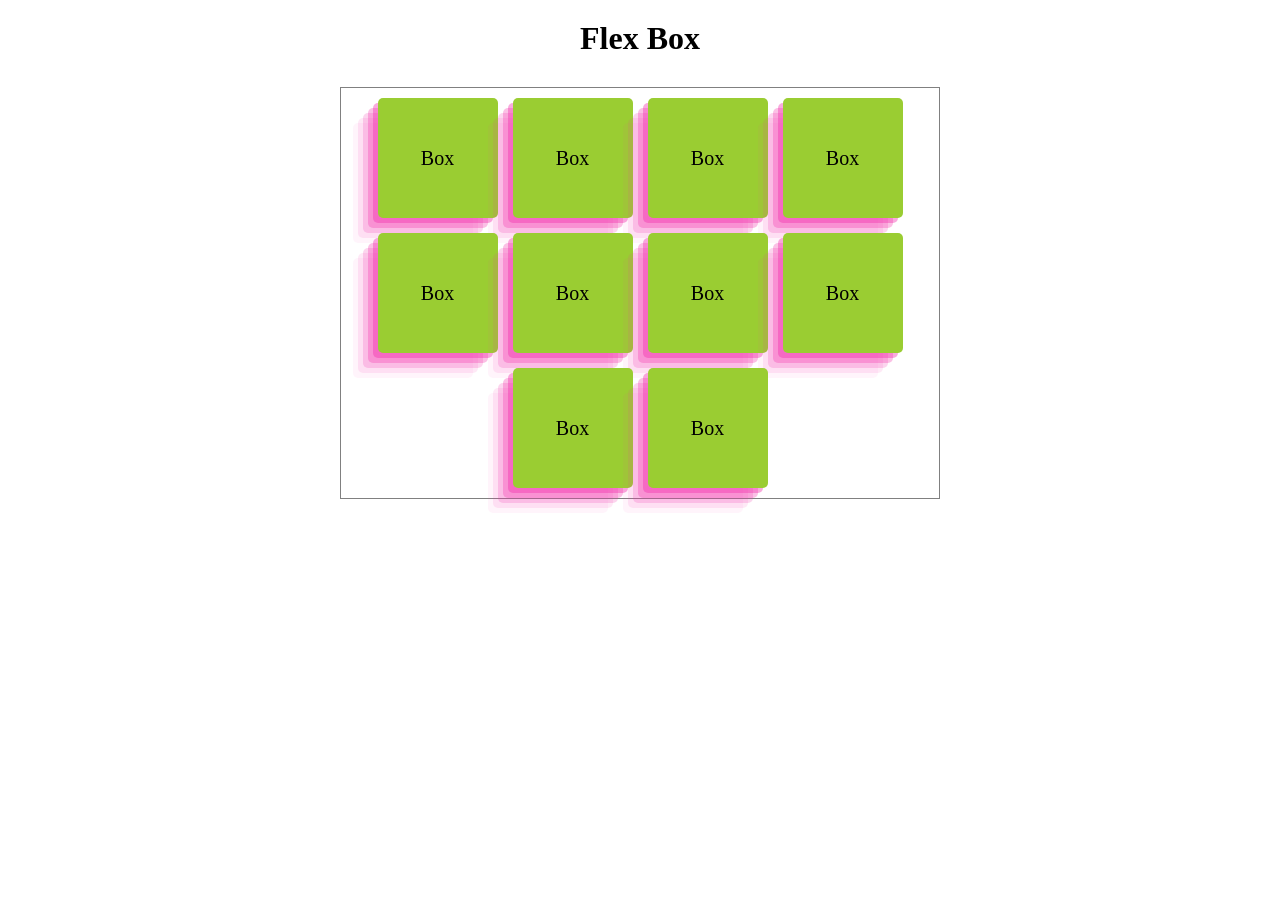
<file: day 4/index.html>
<!DOCTYPE html>
<html lang="en">
<head>
<meta charset="UTF-8">
<meta name="viewport" content="width=device-width, initial-scale=1.0">
<title>Flex Box</title>

<style>
*{
    margin:0;
    padding:0;
    box-sizing:border-box;
}

body{
    font-family: "Times New Roman", serif;
    background:#ffffff;
}

h1{
    text-align:center;
    margin:20px 0;
}

.container{
    width:600px;
    margin:30px auto;
    border:1px solid gray;
    padding:10px;
    display:flex;
    flex-wrap:wrap;
    justify-content:center;
    gap:15px;
}

.box{
    width:120px;
    height:120px;
    background:#9ACD32;
    border-radius:5px;
    display:flex;
    justify-content:center;
    align-items:center;
    font-size:20px;
    color:black;
    box-shadow: rgba(240, 46, 170, 0.4) -5px 5px, rgba(240, 46, 170, 0.3) -10px 10px, rgba(240, 46, 170, 0.2) -15px 15px, rgba(240, 46, 170, 0.1) -20px 20px, rgba(240, 46, 170, 0.05) -25px 25px;
}
</style>

</head>
<body>

<h1>Flex Box</h1>

<div class="container">

    <div class="box">Box</div>
    <div class="box">Box</div>
    <div class="box">Box</div>
    <div class="box">Box</div>

    <div class="box">Box</div>
    <div class="box">Box</div>
    <div class="box">Box</div>
    <div class="box">Box</div>

    <div class="box">Box</div>
    <div class="box">Box</div>

</div>

</body>
</html>
</file>
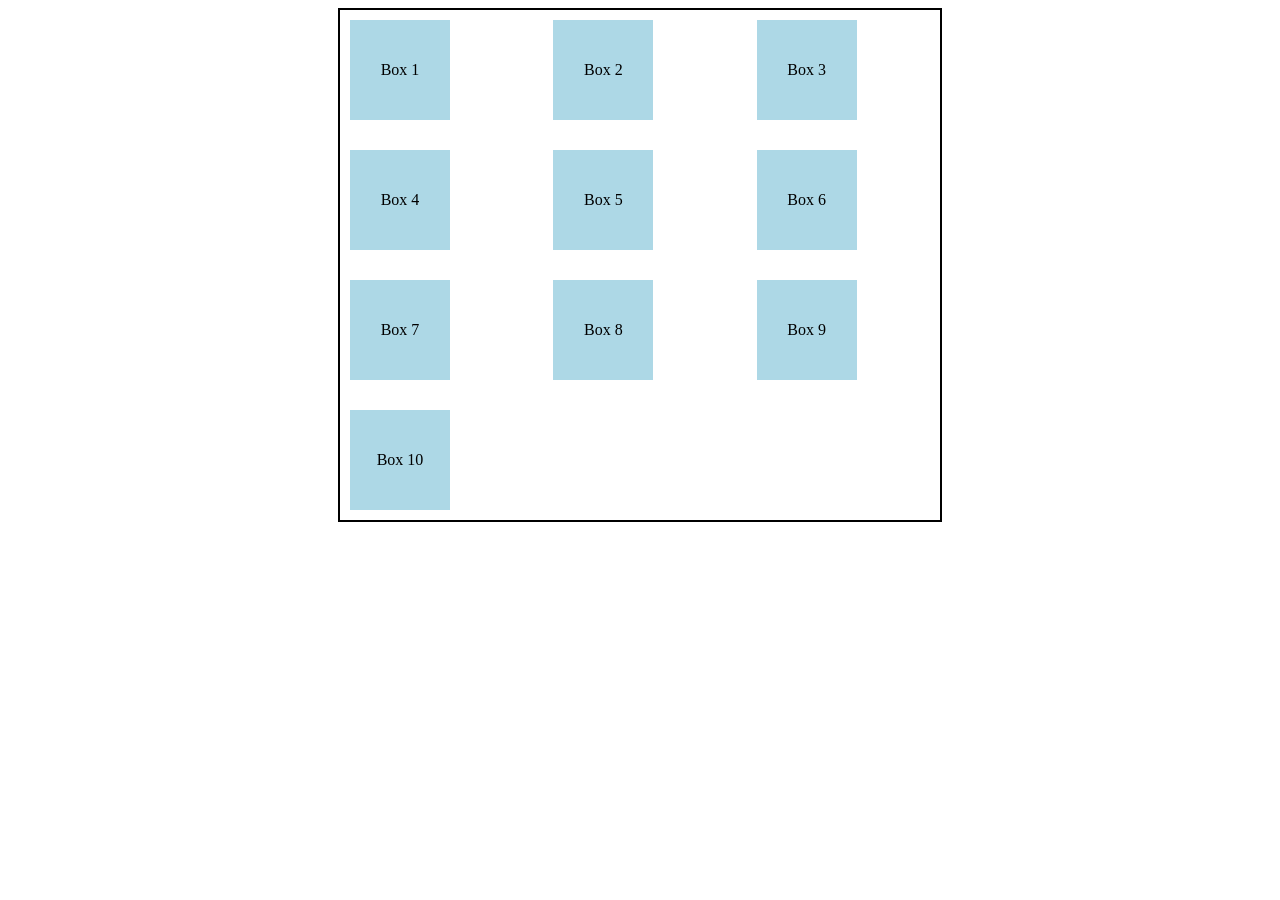
<file: day 5/index.html>
<!DOCTYPE html>
<html lang="en">
<head>
    <meta charset="UTF-8">
    <meta name="viewport" content="width=device-width, initial-scale=1.0">
    <title>Document</title>
    <link rel="stylesheet" href="style.css">
    <!-- <style>
        #Parent{
            border:2px solid black;
            width:400px;
        }
        #Parent>div{
            border:1px solid red;
            width:200px;
            height:200px;
        }
    </style> -->
</head>
<body>
    <div id="parentt">
        <div id="Child1">
            <div id="grandchild1"></div>
        </div>
        <div id="Child2"></div>
        <div></div>
    </div>
    <div id="parent">
        <div id="child1">Box 1</div>
        <div id="child2">Box 2</div>
        <div id="child3">Box 3</div>
        <div id="child4">Box 4</div>
        <div id="child5">Box 5</div>
        <div id="child6">Box 6</div>
        <div id="child7">Box 7</div>
        <div id="child8">Box 8</div>
        <div id="child9">Box 9</div>
        <div id="child10">Box 10</div>
    </div>

    
</body>
</html>
</file>
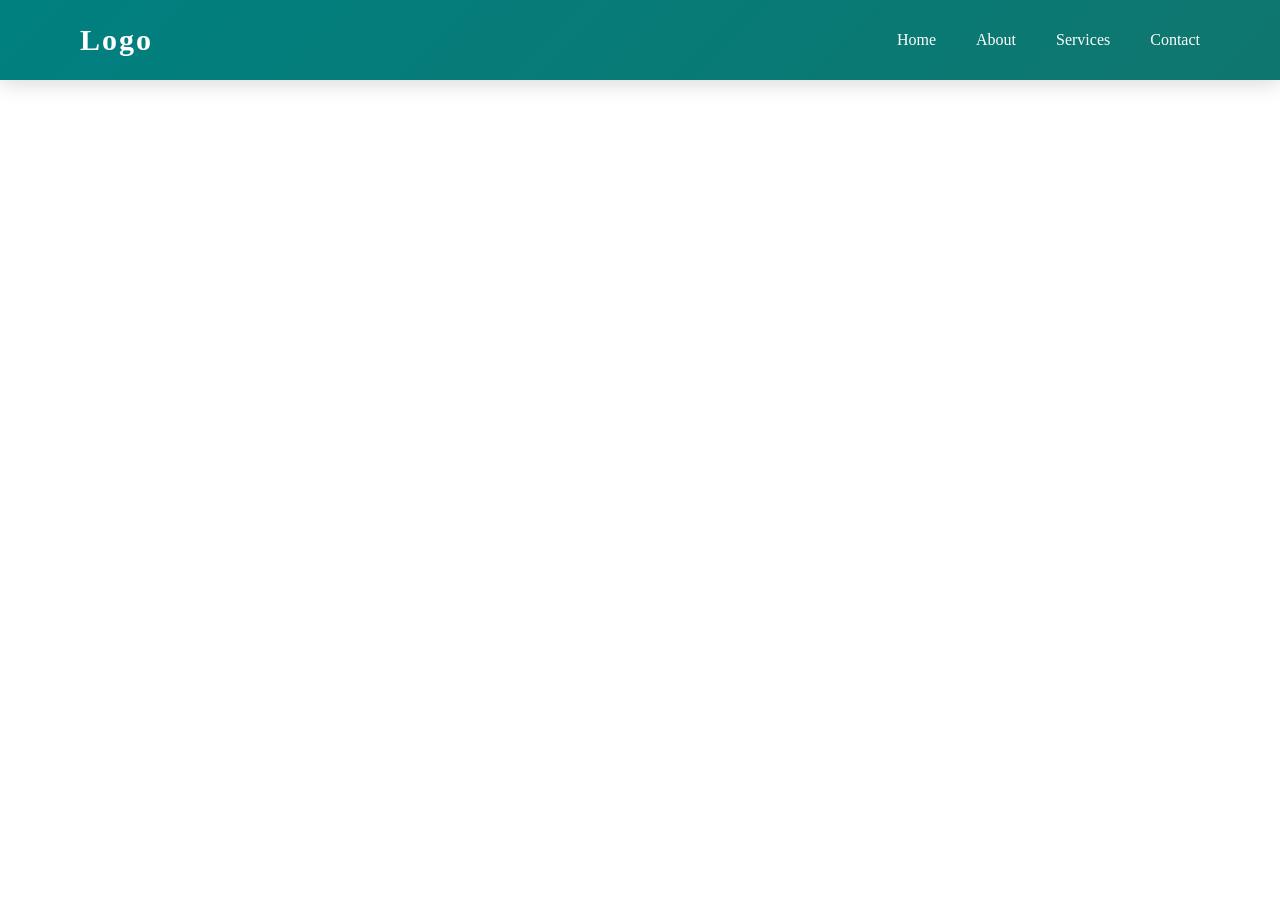
<file: day 6/index.html>
<!DOCTYPE html>
<html lang="en">
<head>
    <meta charset="UTF-8">
    <meta name="viewport" content="width=device-width, initial-scale=1.0">
    <title>Document</title>
    <link rel="stylesheet" href="style.css">
</head>
<body>
    <nav>
        <div id="logo" >
            <h2>Logo</h2>
        </div>
        <div id="menu">
            <p><a href="home.html">Home</a></p>
            <p><a href="about.html">About</a></p>
            <p><a href="services.html">Services</a></p>
            <p><a href="contact.html">Contact</a></p>
        </div>
    </nav>
</body>
</html>
</file>
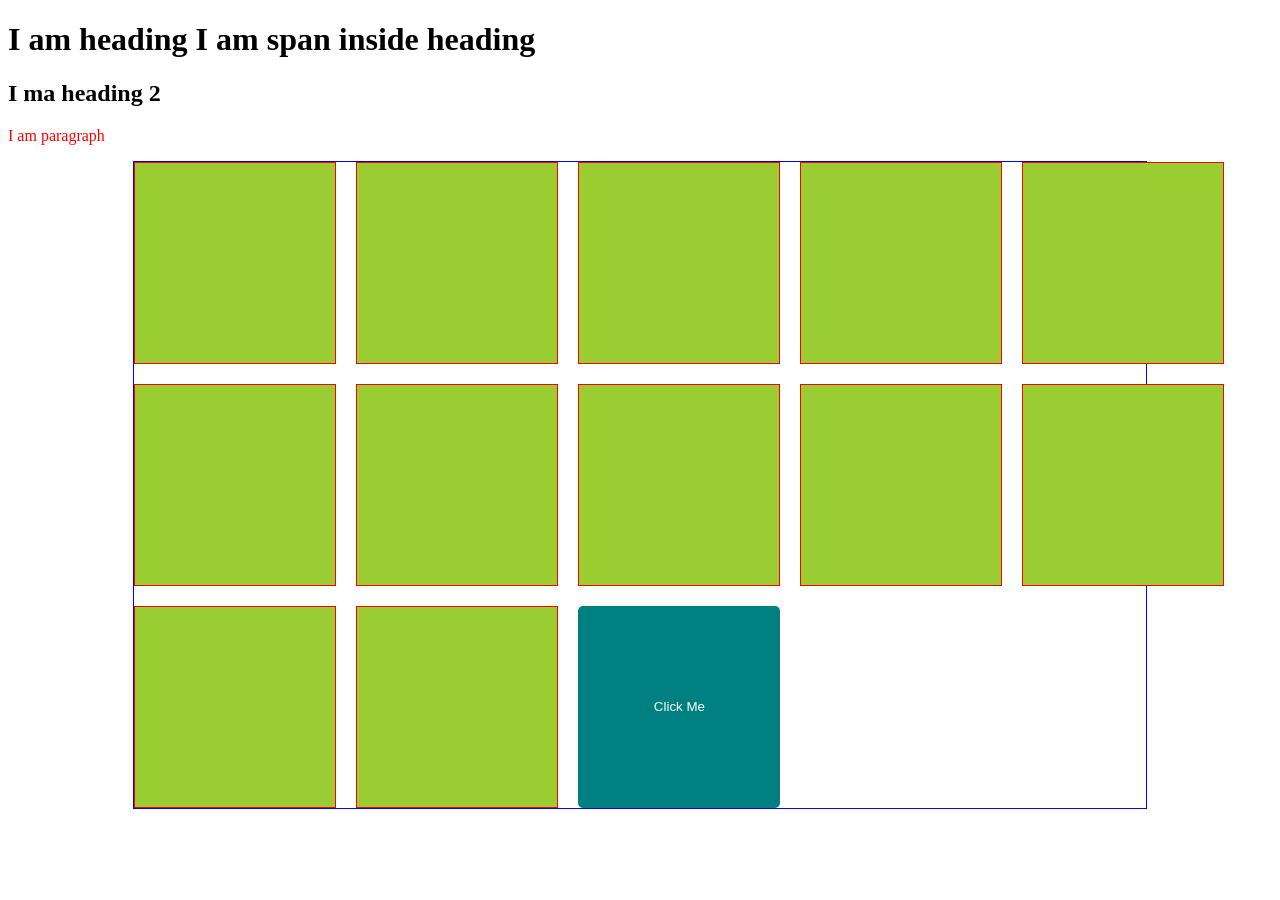
<file: day 7/index.html>
<!DOCTYPE html>
<html lang="en">


<head>
<meta charset="UTF-8">
<meta name="viewport" content="width=device-width, initial-scale=1.0">
<title>Day-7</title>
<link rel="stylesheet" href="style.css">
</head>


<body>
<div class="parent">


</div>


<div class="parent1">


</div>


<div class="parent2">


</div>


<div class="parent3">
I am rotated div
</div>


<div class="parent4">


</div>



<div>
<h1> I am heading <span>I am span inside heading</span></h1>
<h2> I ma heading 2</h2>
<p> I am paragraph</p>
</div>


<!-- <div>
<video src="https://drive.google.com/file/d/1F-pAkAahjTTa7kFkCT_ud6ZpgeprZQ6q/view?usp=sharing" controls
autoplay></video>
<audio controls>
<source src="viper.mp3" type="audio/mp3" />
<source src="viper.ogg" type="audio/ogg" />
<p>
Your browser doesn't support this audio file. Here is a
<a href="viper.mp3">link to the audio</a> instead.
</p>
</audio>


</div> -->

<div id="parent5">
    <div></div>
    <div></div>
    <div></div>
    <div></div>
    <div></div>
    <div></div>
    <div></div>
    <div></div>
    <div></div>
    <div></div>
    <div></div>
    <div></div>
    <button>Click Me</button>
</div>



</body>


</html>
</file>
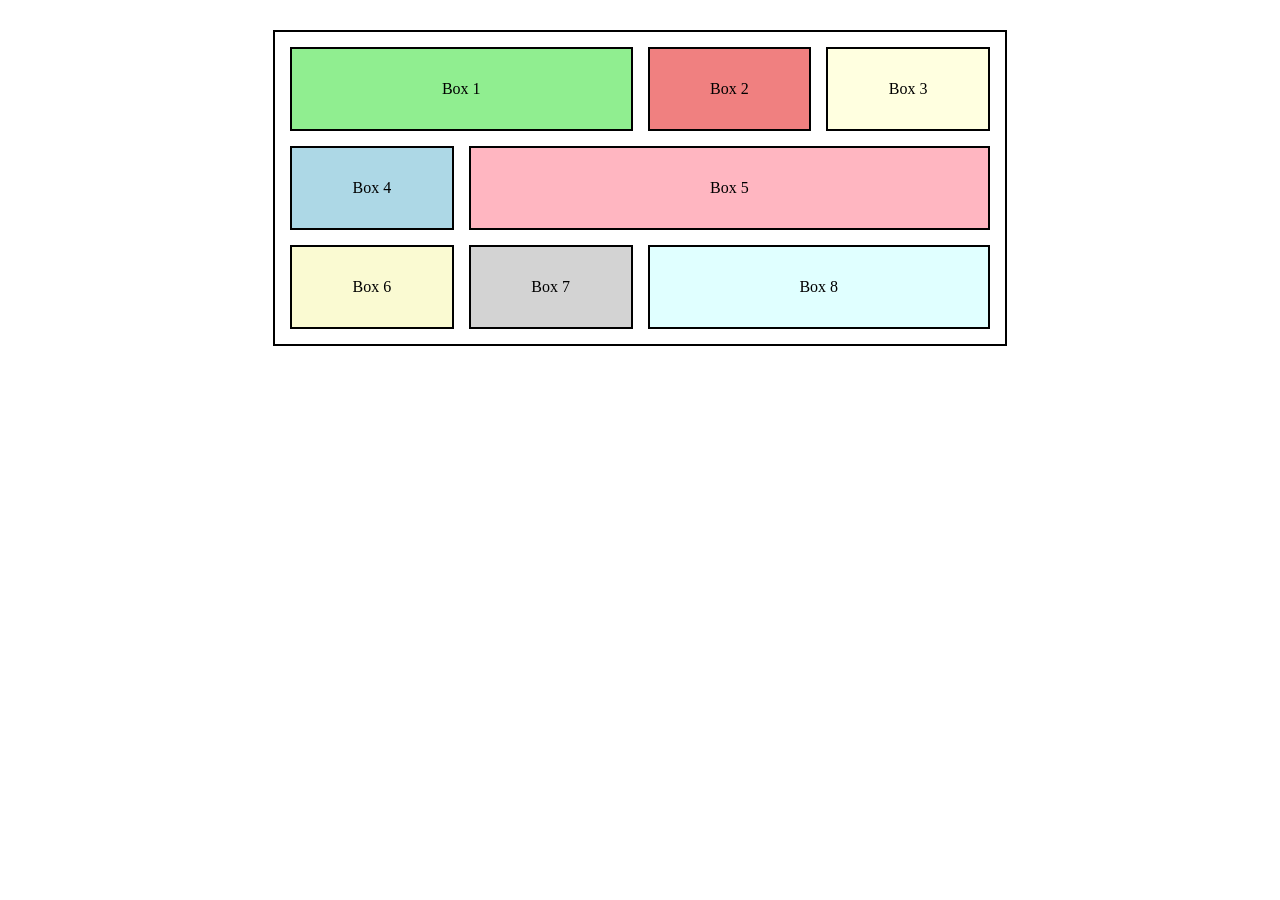
<file: day 5/Assignment/index.html>
<!DOCTYPE html>
<html lang="en">
<head>
    <meta charset="UTF-8">
    <meta name="viewport" content="width=device-width, initial-scale=1.0">
    <title>Document</title>
    <link rel="stylesheet" href="style.css">
    <!-- <style>
        #Parent{
            border:2px solid black;
            width:400px;
        }
        #Parent>div{
            border:1px solid red;
            width:200px;
            height:200px;
        }
    </style> -->
</head>
<body>
    <div id="parentt">
        <div id="Child1">
            <div id="grandchild1"></div>
        </div>
        <div id="Child2"></div>
        <div></div>
    </div>
    <div id="parent">
        <div id="child1">Box 1</div>
        <div id="child2">Box 2</div>
        <div id="child3">Box 3</div>
        <div id="child4">Box 4</div>
        <div id="child5">Box 5</div>
        <div id="child6">Box 6</div>
        <div id="child7">Box 7</div>
        <div id="child8">Box 8</div>
    </div>

    
</body>
</html>
</file>
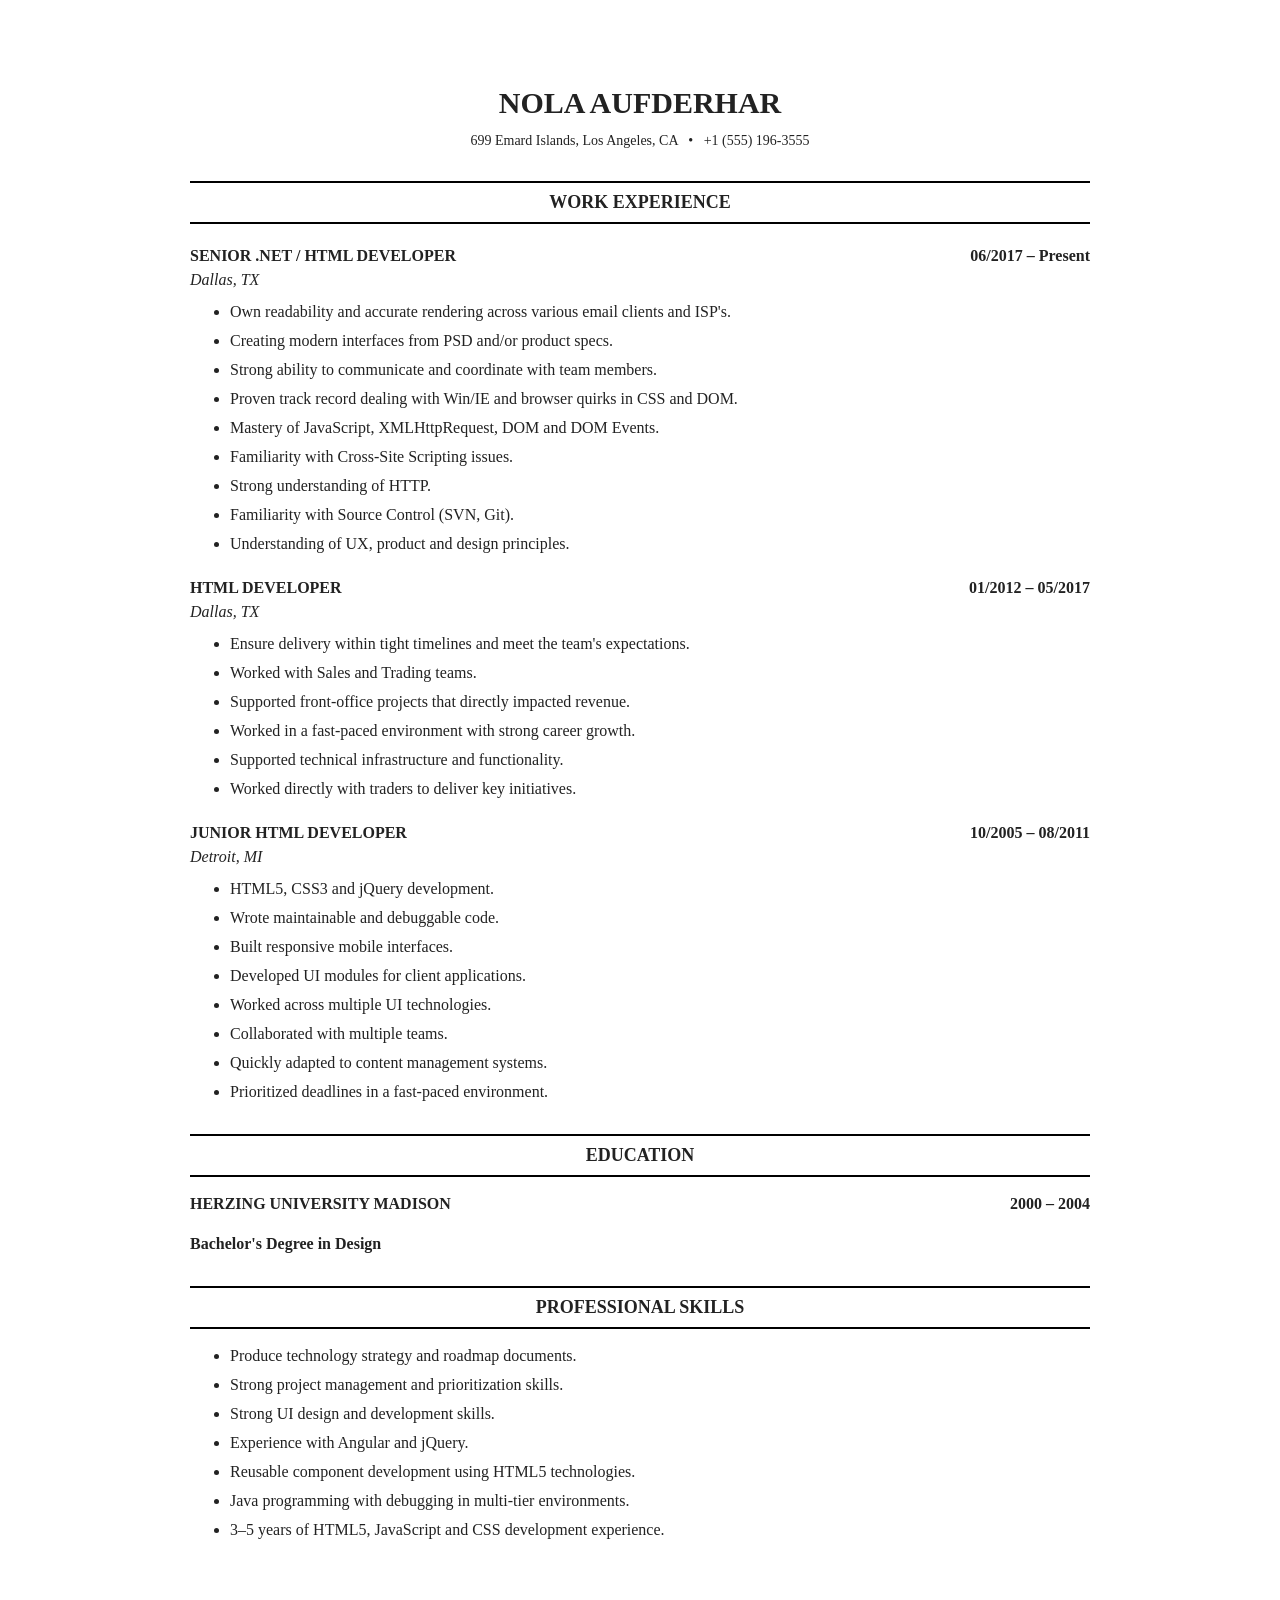
<file: day1/fghj.html>
<!DOCTYPE html>
<html lang="en">
<head>
<meta charset="UTF-8">
<meta name="viewport" content="width=device-width, initial-scale=1.0">
<title>Resume</title>

<style>
    body{
        font-family: Georgia, serif;
        max-width:900px;
        margin:40px auto;
        padding:20px;
        color:#222;
        line-height:1.5;
    }

    h1{
        text-align:center;
        margin-bottom:5px;
        font-size:30px;
        text-transform:uppercase;
    }

    .contact{
        text-align:center;
        margin-bottom:25px;
        font-size:14px;
    }

    h2{
        text-align:center;
        border-top:2px solid #000;
        border-bottom:2px solid #000;
        padding:6px;
        margin-top:30px;
        font-size:18px;
        text-transform:uppercase;
    }

    .job{
        margin-top:20px;
    }

    .job-header{
        display:flex;
        justify-content:space-between;
        font-weight:bold;
    }

    .location{
        font-style:italic;
        margin-bottom:8px;
    }

    ul{
        margin-top:5px;
    }

    li{
        margin-bottom:5px;
    }
</style>

</head>
<body>

<h1>NOLA AUFDERHAR</h1>

<div class="contact">
699 Emard Islands, Los Angeles, CA &nbsp; • &nbsp;
+1 (555) 196-3555
</div>

<h2>Work Experience</h2>

<div class="job">
<div class="job-header">
<span>SENIOR .NET / HTML DEVELOPER</span>
<span>06/2017 – Present</span>
</div>

<div class="location">Dallas, TX</div>

<ul>
<li>Own readability and accurate rendering across various email clients and ISP's.</li>
<li>Creating modern interfaces from PSD and/or product specs.</li>
<li>Strong ability to communicate and coordinate with team members.</li>
<li>Proven track record dealing with Win/IE and browser quirks in CSS and DOM.</li>
<li>Mastery of JavaScript, XMLHttpRequest, DOM and DOM Events.</li>
<li>Familiarity with Cross-Site Scripting issues.</li>
<li>Strong understanding of HTTP.</li>
<li>Familiarity with Source Control (SVN, Git).</li>
<li>Understanding of UX, product and design principles.</li>
</ul>
</div>

<div class="job">
<div class="job-header">
<span>HTML DEVELOPER</span>
<span>01/2012 – 05/2017</span>
</div>

<div class="location">Dallas, TX</div>

<ul>
<li>Ensure delivery within tight timelines and meet the team's expectations.</li>
<li>Worked with Sales and Trading teams.</li>
<li>Supported front-office projects that directly impacted revenue.</li>
<li>Worked in a fast-paced environment with strong career growth.</li>
<li>Supported technical infrastructure and functionality.</li>
<li>Worked directly with traders to deliver key initiatives.</li>
</ul>
</div>

<div class="job">
<div class="job-header">
<span>JUNIOR HTML DEVELOPER</span>
<span>10/2005 – 08/2011</span>
</div>

<div class="location">Detroit, MI</div>

<ul>
<li>HTML5, CSS3 and jQuery development.</li>
<li>Wrote maintainable and debuggable code.</li>
<li>Built responsive mobile interfaces.</li>
<li>Developed UI modules for client applications.</li>
<li>Worked across multiple UI technologies.</li>
<li>Collaborated with multiple teams.</li>
<li>Quickly adapted to content management systems.</li>
<li>Prioritized deadlines in a fast-paced environment.</li>
</ul>
</div>

<h2>Education</h2>

<div class="job-header">
<span>HERZING UNIVERSITY MADISON</span>
<span>2000 – 2004</span>
</div>

<p><strong>Bachelor's Degree in Design</strong></p>

<h2>Professional Skills</h2>

<ul>
<li>Produce technology strategy and roadmap documents.</li>
<li>Strong project management and prioritization skills.</li>
<li>Strong UI design and development skills.</li>
<li>Experience with Angular and jQuery.</li>
<li>Reusable component development using HTML5 technologies.</li>
<li>Java programming with debugging in multi-tier environments.</li>
<li>3–5 years of HTML5, JavaScript and CSS development experience.</li>
</ul>

</body>
</html>
</file>
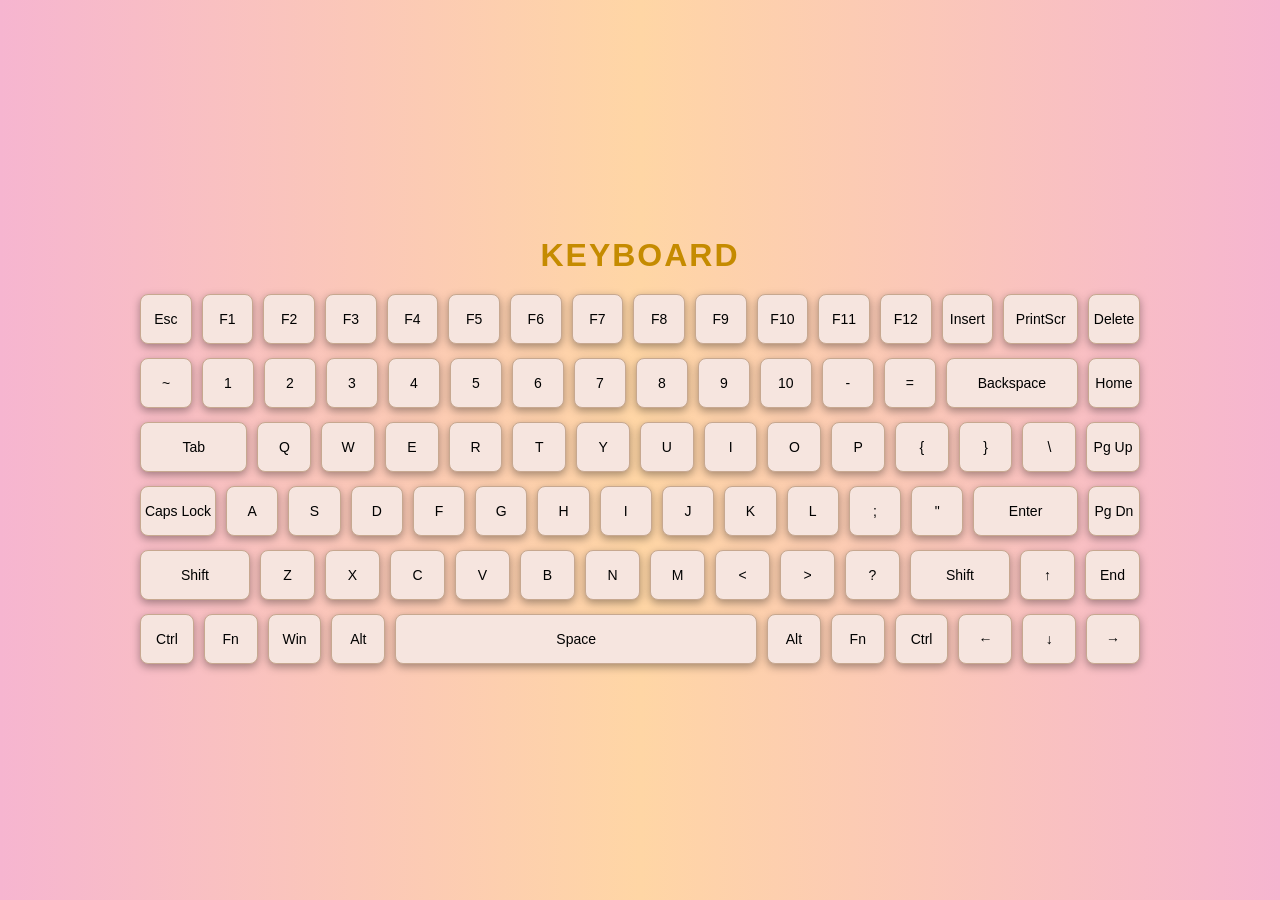
<file: day 4/assigntment/keyboard.html>
<!DOCTYPE html>
<html lang="en">
<head>
<meta charset="UTF-8">
<meta name="viewport" content="width=device-width, initial-scale=1.0">
<title>Keyboard Layout</title>

<style>
*{
    margin:0;
    padding:0;
    box-sizing:border-box;
    font-family:Arial, Helvetica, sans-serif;
}

body{
    background:linear-gradient(to right,#f6b5d0,#ffd6a5,#f6b5d0);
    display:flex;
    justify-content:center;
    align-items:center;
    min-height:100vh;
}

.container{
    width:1000px;
}

h1{
    text-align:center;
    color:#c58b00;
    margin-bottom:20px;
    letter-spacing:2px;
}

.keyboard{
    display:flex;
    flex-direction:column;
    gap:14px;
}

.row{
    display:flex;
    gap:10px;
}

.key{
    width:55px;
    height:50px;
    background:#f6e5df;
    border-radius:8px;
    display:flex;
    justify-content:center;
    align-items:center;
    font-size:14px;
    box-shadow:0 3px 8px rgba(0,0,0,.35);
    border:1px solid #c7a890;
    cursor:pointer;
    user-select:none;
}

.key:hover{
    background:#fff3ef;
    transform:translateY(-2px);
}

.w70{width:70px;}
.w80{width:80px;}
.w90{width:90px;}
.w100{width:100px;}
.w110{width:110px;}
.w120{width:120px;}
.w130{width:130px;}
.w140{width:140px;}
.space{width:370px;}
</style>
</head>

<body>

<div class="container">

<h1>KEYBOARD</h1>

<div class="keyboard">

<!-- Row 1 -->
<div class="row">
<div class="key">Esc</div>
<div class="key">F1</div>
<div class="key">F2</div>
<div class="key">F3</div>
<div class="key">F4</div>
<div class="key">F5</div>
<div class="key">F6</div>
<div class="key">F7</div>
<div class="key">F8</div>
<div class="key">F9</div>
<div class="key">F10</div>
<div class="key">F11</div>
<div class="key">F12</div>
<div class="key">Insert</div>
<div class="key w80">PrintScr</div>
<div class="key">Delete</div>
</div>

<!-- Row 2 -->
<div class="row">
<div class="key">~</div>
<div class="key">1</div>
<div class="key">2</div>
<div class="key">3</div>
<div class="key">4</div>
<div class="key">5</div>
<div class="key">6</div>
<div class="key">7</div>
<div class="key">8</div>
<div class="key">9</div>
<div class="key">10</div>
<div class="key">-</div>
<div class="key">=</div>
<div class="key w140">Backspace</div>
<div class="key">Home</div>
</div>

<!-- Row 3 -->
<div class="row">
<div class="key w110">Tab</div>
<div class="key">Q</div>
<div class="key">W</div>
<div class="key">E</div>
<div class="key">R</div>
<div class="key">T</div>
<div class="key">Y</div>
<div class="key">U</div>
<div class="key">I</div>
<div class="key">O</div>
<div class="key">P</div>
<div class="key">{</div>
<div class="key">}</div>
<div class="key">\</div>
<div class="key">Pg Up</div>
</div>

<!-- Row 4 -->
<div class="row">
<div class="key w80">Caps Lock</div>
<div class="key">A</div>
<div class="key">S</div>
<div class="key">D</div>
<div class="key">F</div>
<div class="key">G</div>
<div class="key">H</div>
<div class="key">I</div>
<div class="key">J</div>
<div class="key">K</div>
<div class="key">L</div>
<div class="key">;</div>
<div class="key">"</div>
<div class="key w110">Enter</div>
<div class="key">Pg Dn</div>
</div>

<!-- Row 5 -->
<div class="row">
<div class="key w110">Shift</div>
<div class="key">Z</div>
<div class="key">X</div>
<div class="key">C</div>
<div class="key">V</div>
<div class="key">B</div>
<div class="key">N</div>
<div class="key">M</div>
<div class="key">&lt;</div>
<div class="key">&gt;</div>
<div class="key">?</div>
<div class="key w100">Shift</div>
<div class="key">↑</div>
<div class="key">End</div>
</div>

<!-- Row 6 -->
<div class="row">
<div class="key">Ctrl</div>
<div class="key">Fn</div>
<div class="key">Win</div>
<div class="key">Alt</div>
<div class="key space">Space</div>
<div class="key">Alt</div>
<div class="key">Fn</div>
<div class="key">Ctrl</div>
<div class="key">←</div>
<div class="key">↓</div>
<div class="key">→</div>
</div>

</div>

</div>

</body>
</html>
</file>
<file: day 5/style.css>
#parent {
	border: 2px solid black;
	margin: auto;
	padding: 0;
    width: 600px;
    display: grid;
    grid-template-columns: repeat(3, 1fr);
    grid-gap: 10px;
}

#parent > div {
    background-color: lightblue;
    margin: 10px;
    padding: 0;
    height: 100px;
    width: 100px;
    display: flex;
    justify-content: center;
    align-items: center;
}
</file>
<file: day 6/style.css>
@import url('https://fonts.googleapis.com/css2?family=PT+Serif:ital,wght@0,400;0,700;1,400;1,700&display=swap');

* {
margin: 0;
padding: 0;
box-sizing: border-box;
}
nav {
width: 100%;
height: 80px;
background: linear-gradient(135deg, #008080, #0f766e);
display: flex;
justify-content: space-between;
align-items: center;
padding: 0 80px;
box-shadow: 0 4px 20px rgba(0, 0, 0, 0.15);
}


#logo h2 {
color: white;
font-size: 30px;
letter-spacing: 2px;
}


#menu {
display: flex;
gap: 40px;
}


#menu p {
display: flex;
align-items: center;
}


a {
text-decoration: none;
color: white;
font-weight: 500;
transition: 0.3s;
}


a:hover {
color: #ffd700;
transform: translateY(-2px);
}


#banner {
width: 90%;
margin: 60px auto;
display: flex;
justify-content: space-between;
align-items: center;
gap: 40px;
}


#banner > div {
width: 50%;
}


#child1 {
text-align: left;
}


#child1 h1 {
font-size: 55px;
line-height: 1.2;
margin-bottom: 20px;
}


#child1 h1 span {
color: #0f766e;
}


#child1 p {
line-height: 1.8;
color: #666;
}


#child2 img {
width: 100%;
border-radius: 20px;
box-shadow: 0 15px 35px rgba(0, 0, 0, 0.2);
transition: 0.4s;
}


#child2 img:hover {
transform: scale(1.05);
cursor: pointer;
}


#grid {
width: 90%;
margin: 80px auto;
display: grid;
grid-template-columns: repeat(4, 1fr);
gap: 30px;
}


#grid div {
background: white;
padding: 25px;
border-radius: 15px;
box-shadow: rgba(50, 50, 93, 0.25) 0px 30px 60px -12px inset, rgba(0, 0, 0, 0.3) 0px 18px 36px -18px inset;
transition: 0.4s;
display: flex;
justify-content: center;
align-items: center;
}


#grid div:hover {
transform: translateY(-10px);
}


#grid img {
width: 100%;
height: 180px;
object-fit: contain;
}


#price {
width: 90%;
margin: 80px auto;
display: flex;
justify-content: space-between;
gap: 30px;
}


#price > div {
background: white;
width: 32%;
padding: 40px 30px;
border-radius: 20px;
text-align: center;
box-shadow: 0 10px 30px rgba(0, 0, 0, 0.1);
transition: 0.4s;
}


#price > div:hover {
transform: translateY(-10px);
}


#price h2 {
font-size: 30px;
margin-bottom: 20px;
}


#price p {
color: #666;
margin-bottom: 20px;
}


#price h3 {
font-size: 40px;
color: teal;
margin-bottom: 25px;
}


button {
border: none;
padding: 14px 30px;
background: teal;
color: white;
border-radius: 8px;
font-size: 16px;
cursor: pointer;
transition: 0.3s;
}


button:hover {
background: #0d655e;
padding:20px


}
</file>
<file: day 7/style.css>
/* Translate transition is a type of CSS transition that animates the movement of an element from one position to another. It is typically used to smoothly change an element's position over a specified duration when triggered by a user interaction or a change in CSS properties. */


.parent {
display: none;
width: 100px;
height: 100px;
background-color: blue;
border: 2px solid gray;
transition: transform 1s ease-in-out;
}


.parent:hover {
transform: translateX(100px);
}


/* Animation */


/* 
Animation in CSS is a more versatile way to create complex animations with multiple stages. It allows you to define the animation behavior, keyframes, and timing using the @keyframes rule and the animation property. */



/* Keyframe */


/* Keyframes are the foundation of animations in CSS. They define the specific stages of an animation using percentage values (0%, 50%, 100%) or specific names (from, to). Keyframes describe how properties change over the duration of the animation. */


/* slide */


@keyframes slide {
0% {
transform: translateX(0);
}


50% {
transform: translateY(100px);
}


80% {
transform: translateX(150px);
}


100% {
transform: translateY(200px);
}
}


.parent1 {
display: none;
width: 100px;
height: 100px;
border: 2px solid green !important;
background-color: teal;
animation: slide 3s infinite alternate;
}



/* Scale */


@keyframes scale {


0%,
100% {
transform: scale(1);
}


50% {
transform: scale(4);
}
}


.parent2 {
display: none;
width: 100px;
height: 100px;
border: 1px solid purple;
background-color: lavender;
animation: scale 2s infinite alternate;
}



/* Rotate */
.parent3 {
display: none;
width: 100px;
height: 100px;
background-color: yellow;
transform-origin: bottom right;
transition: transform 4s ease-in-out;
}


.parent3:hover {
transform: rotate(360deg);
}



.parent4 {
display: none;
width: 100px;
height: 100px;
background-color: lightblue;
transition: transform 2s ease-in-out;
}


.parent4:hover {
transform: translate(500px, 500px);
}




@keyframes text-animation {
0% {
opacity: 0;
transform: translateY(-20px);
}


100% {
opacity: 1;
transform: translateY(0);
}
}


h1,
h2,
h3,
h4,
h5,
h6,
p,
span {
animation-name: text-animation;
animation-duration: 2s;
animation-timing-function: ease-in-out;
animation-fill-mode: both;
}




#parent5 {
border: 1px solid blue;
width: 80%;
margin: auto;
display: grid;
grid-template-columns: repeat(5, 1fr);
gap: 20px;
}



#parent5>div {
width: 200px;
height: 200px;
border: 1px solid red;
background-color: yellowgreen;
}


button {
padding: 10px 20px;
background-color: teal;
color: white;
border: none;
border-radius: 5px;
cursor: pointer;
}


p{
color:red
}



@media screen and (max-width: 1200px) {
#parent5 {
grid-template-columns: repeat(3, 1fr);
}
}



@media screen and (max-width: 850px) {
#parent5 {
grid-template-columns: repeat(2, 1fr);
}
}


@media screen and (max-width: 550px) {
#parent5 {
grid-template-columns: repeat(1, 1fr);
}


button {
background-color: yellow;
color: black;
}


p{
color: green;
}
}
</file>
<file: day 5/Assignment/style.css>
#parent {
    width: 700px;
    margin: 30px auto;
    padding: 15px;
    border: 2px solid black;

    display: grid;
    grid-template-columns: repeat(4, 1fr);
    gap: 15px;
}

#parent > div {
    border: 2px solid black;
    height: 80px;

    display: flex;
    justify-content: center;
    align-items: center;
}

#child1{
    grid-column: 1 / 3;
    background-color: lightgreen;
}

#child2{
    grid-column: 3 / 4;
    background-color: lightcoral;
}

#child3{
    grid-column: 4 / 5;
    background-color: lightyellow;
}

#child4{
    grid-column: 1 / 2;
    background-color: lightblue;
}

#child5{
    grid-column: 2 / 5;
    background-color: lightpink;
}

#child6{
    grid-column: 1 / 2;
    background-color: lightgoldenrodyellow;
}

#child7{
    grid-column: 2 / 3;
    background-color: lightgray;
}

#child8{
    grid-column: 3 / 5;
    background-color: lightcyan;
}
</file>
